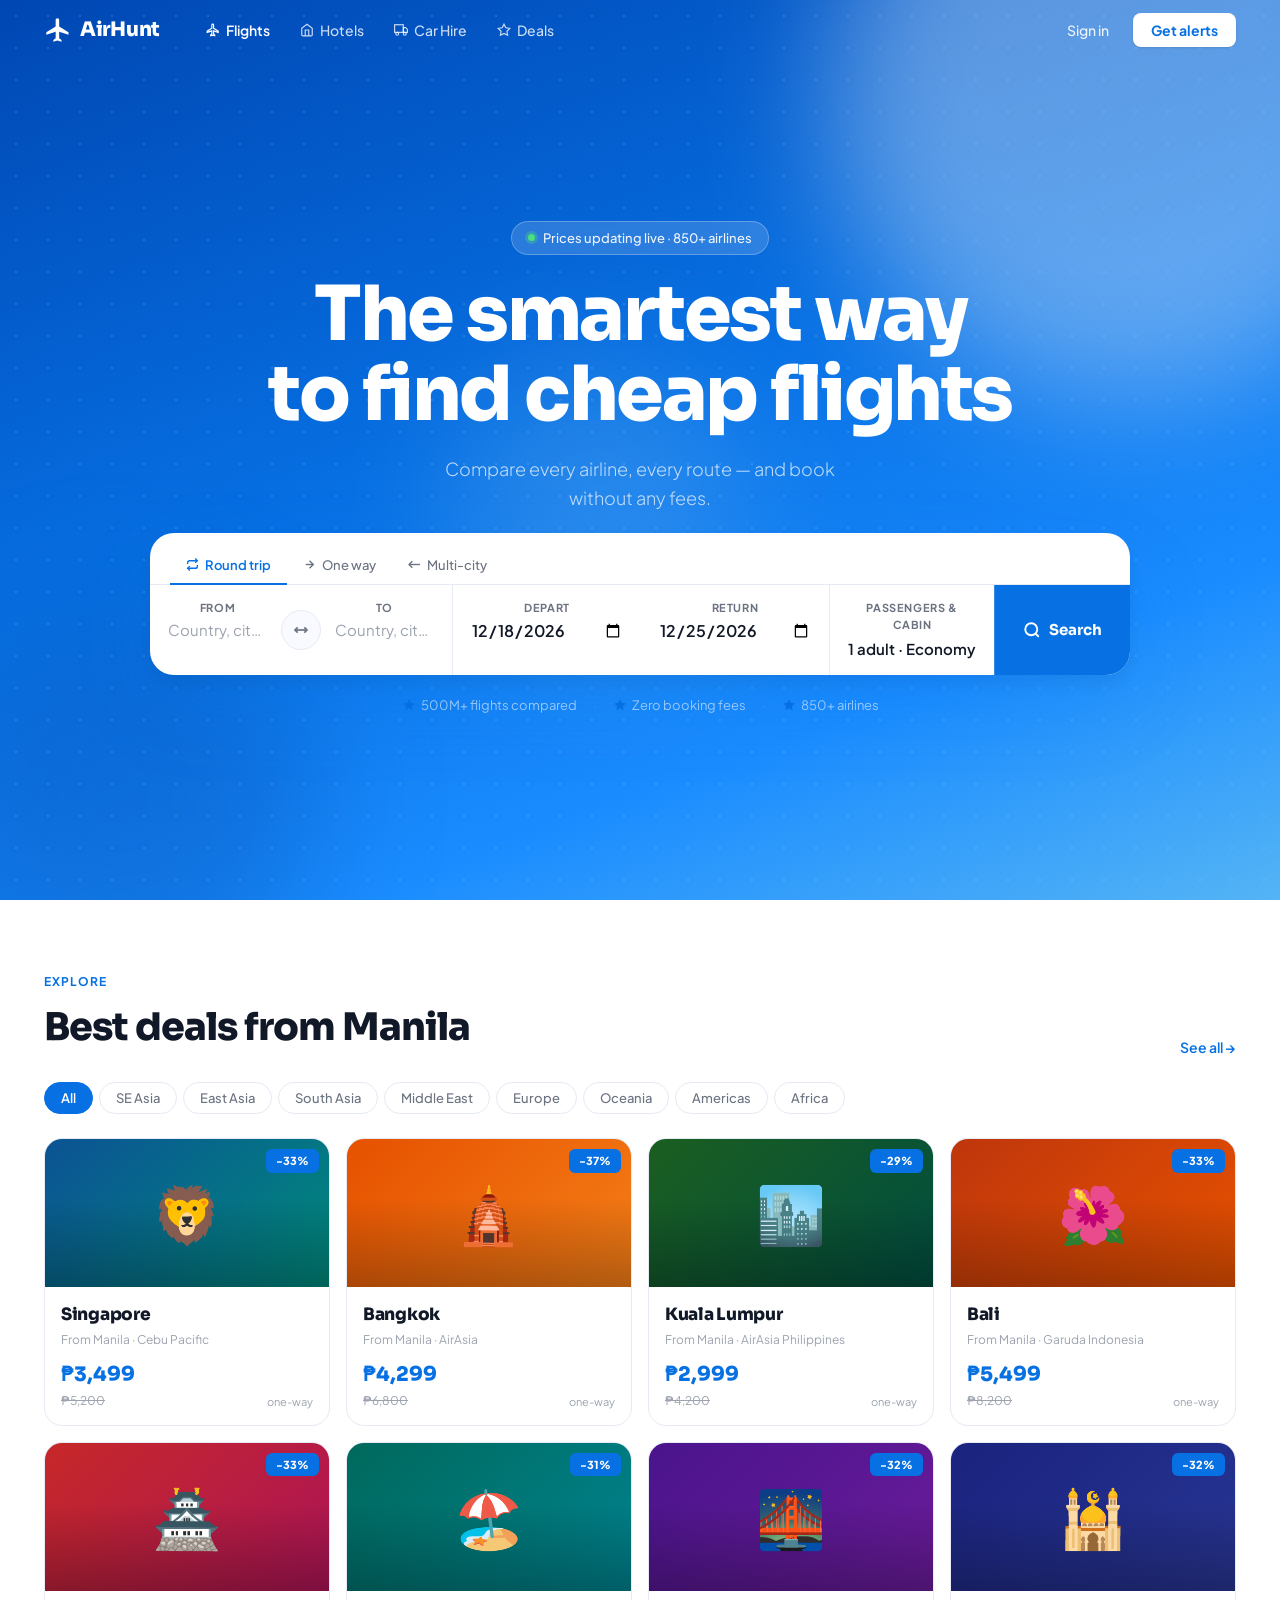
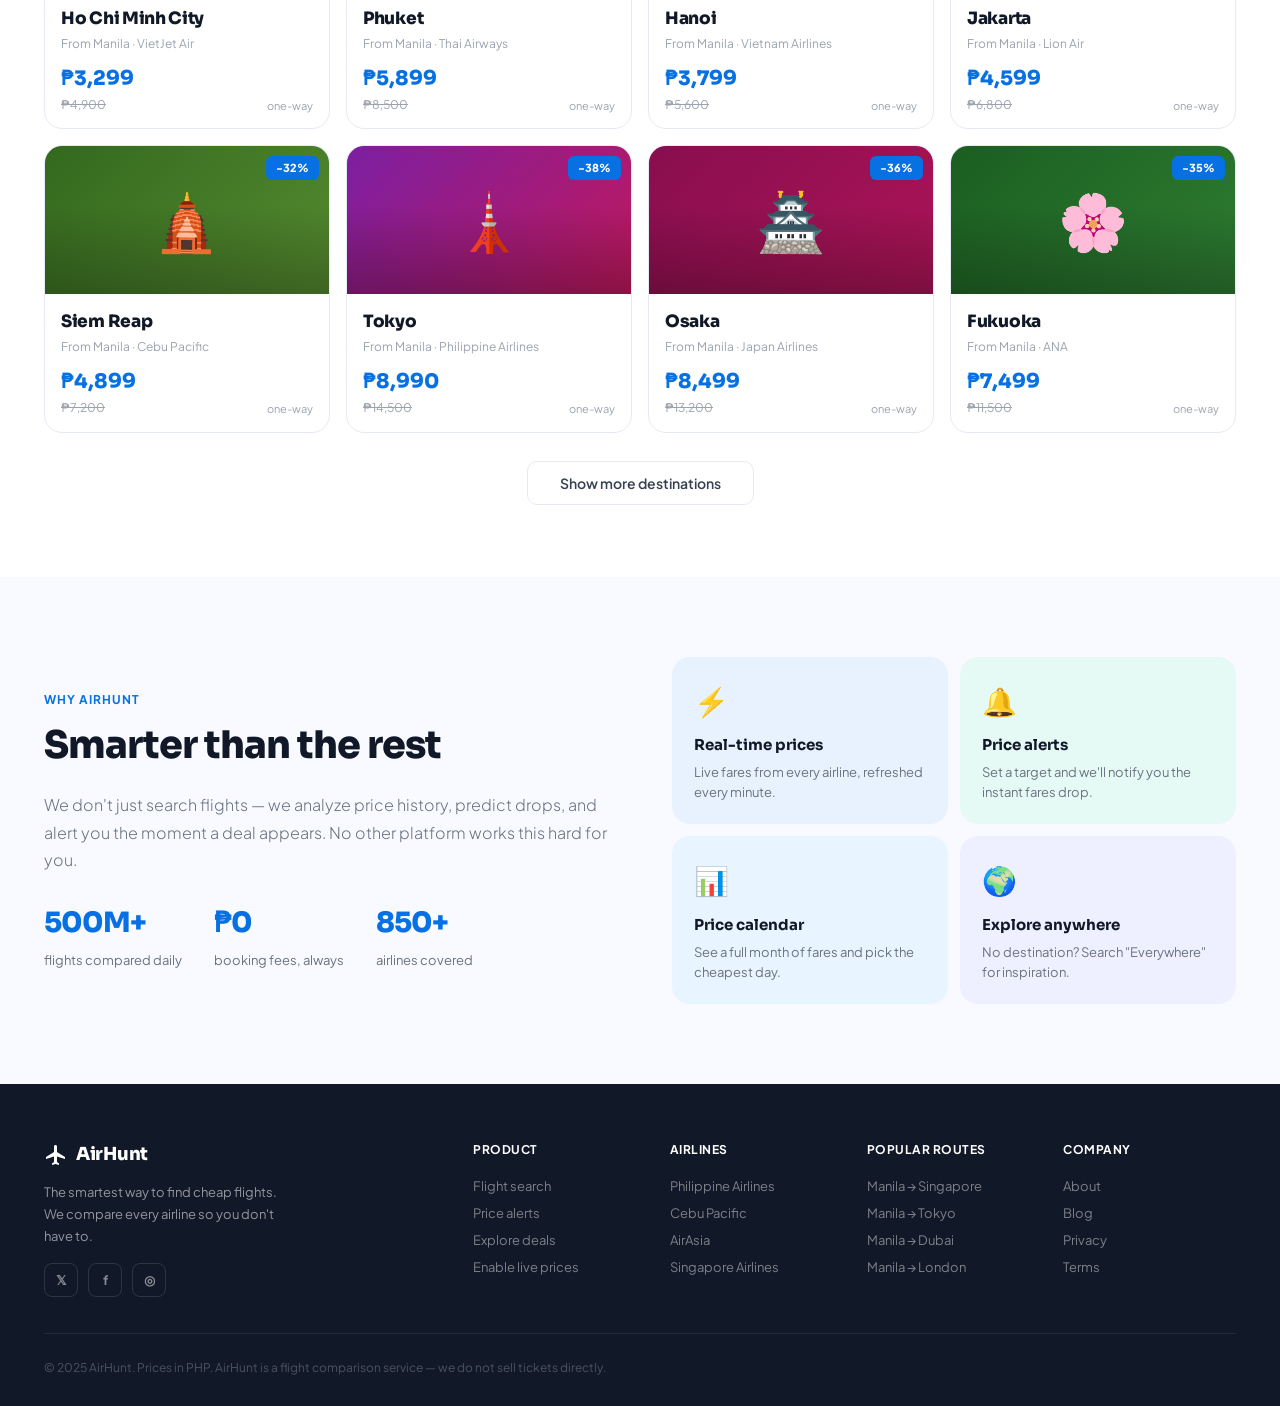
<file: index.html>
<!DOCTYPE html>
<html lang="en">
<head>
  <meta charset="UTF-8" />
  <meta name="viewport" content="width=device-width, initial-scale=1.0" />
  <title>AirHunt — Find Cheap Flights</title>
  <meta name="description" content="Find the cheapest flights across every airline. Compare prices, set alerts, book with no fees." />
  <link rel="icon" href="data:image/svg+xml,<svg xmlns='http://www.w3.org/2000/svg' viewBox='0 0 100 100'><text y='.9em' font-size='90'>✈</text></svg>" />
  <link href="https://fonts.googleapis.com/css2?family=Sora:wght@300;400;500;600;700;800&family=Plus+Jakarta+Sans:ital,wght@0,300;0,400;0,500;0,600;1,300&display=swap" rel="stylesheet" />
  <link rel="stylesheet" href="css/styles.css" />
</head>
<body>

<!-- ═══ NAV ═══════════════════════════════════════════════ -->
<nav class="nav" id="nav">
  <div class="nav-inner">
    <a href="index.html" class="logo">
      <svg class="logo-plane" width="28" height="28" viewBox="0 0 24 24" fill="currentColor"><path d="M21 16v-2l-8-5V3.5c0-.83-.67-1.5-1.5-1.5S10 2.67 10 3.5V9l-8 5v2l8-2.5V19l-2 1.5V22l3.5-1 3.5 1v-1.5L13 19v-5.5l8 2.5z"/></svg>
      AirHunt
    </a>
    <div class="nav-center">
      <a href="#" class="nav-pill active">
        <svg width="14" height="14" viewBox="0 0 24 24" fill="none" stroke="currentColor" stroke-width="2"><path d="M21 16v-2l-8-5V3.5c0-.83-.67-1.5-1.5-1.5S10 2.67 10 3.5V9l-8 5v2l8-2.5V19l-2 1.5V22l3.5-1 3.5 1v-1.5L13 19v-5.5l8 2.5z"/></svg>
        Flights
      </a>
      <a href="#" class="nav-pill">
        <svg width="14" height="14" viewBox="0 0 24 24" fill="none" stroke="currentColor" stroke-width="2"><path d="M3 9l9-7 9 7v11a2 2 0 0 1-2 2H5a2 2 0 0 1-2-2z"/><polyline points="9 22 9 12 15 12 15 22"/></svg>
        Hotels
      </a>
      <a href="#" class="nav-pill">
        <svg width="14" height="14" viewBox="0 0 24 24" fill="none" stroke="currentColor" stroke-width="2"><rect x="1" y="3" width="15" height="13"/><polygon points="16 8 20 8 23 11 23 16 16 16 16 8"/><circle cx="5.5" cy="18.5" r="2.5"/><circle cx="18.5" cy="18.5" r="2.5"/></svg>
        Car Hire
      </a>
      <a href="#" class="nav-pill">
        <svg width="14" height="14" viewBox="0 0 24 24" fill="none" stroke="currentColor" stroke-width="2"><polygon points="12 2 15.09 8.26 22 9.27 17 14.14 18.18 21.02 12 17.77 5.82 21.02 7 14.14 2 9.27 8.91 8.26 12 2"/></svg>
        Deals
      </a>
    </div>
    <div class="nav-right">
      <button class="nav-signin">Sign in</button>
      <button class="nav-cta">Get alerts</button>
    </div>
    <button class="hamburger" id="hamburger" aria-label="Open menu">
      <span></span><span></span><span></span>
    </button>
  </div>
</nav>

<!-- ═══ HERO ════════════════════════════════════════════════ -->
<section class="hero">
  <div class="hero-bg">
    <div class="hero-blob b1"></div>
    <div class="hero-blob b2"></div>
    <div class="hero-blob b3"></div>
    <div class="hero-dots"></div>
  </div>

  <div class="hero-content">
    <div class="hero-eyebrow">
      <span class="live-dot"></span>
      Prices updating live · 850+ airlines
    </div>
    <h1 class="hero-h1">
      The smartest way<br/>to find cheap flights
    </h1>
    <p class="hero-p">Compare every airline, every route — and book without any fees.</p>

    <!-- ── SEARCH WIDGET ── -->
    <div class="search-widget" id="searchCard">

      <div class="sw-tabs">
        <button class="sw-tab active" data-trip="roundtrip">
          <svg width="13" height="13" viewBox="0 0 24 24" fill="none" stroke="currentColor" stroke-width="2.5"><polyline points="17 1 21 5 17 9"/><path d="M3 11V9a4 4 0 0 1 4-4h14M7 23l-4-4 4-4"/><path d="M21 13v2a4 4 0 0 1-4 4H3"/></svg>
          Round trip
        </button>
        <button class="sw-tab" data-trip="oneway">
          <svg width="13" height="13" viewBox="0 0 24 24" fill="none" stroke="currentColor" stroke-width="2.5"><line x1="5" y1="12" x2="19" y2="12"/><polyline points="12 5 19 12 12 19"/></svg>
          One way
        </button>
        <button class="sw-tab" data-trip="multi">
          <svg width="13" height="13" viewBox="0 0 24 24" fill="none" stroke="currentColor" stroke-width="2.5"><polyline points="8 6 2 12 8 18"/><line x1="22" y1="12" x2="2" y2="12"/></svg>
          Multi-city
        </button>
      </div>

      <div class="sw-body">
        <!-- FROM / TO -->
        <div class="sw-field-wrap sw-locations">
          <div class="sw-field" id="fromField">
            <div class="sw-field-label">From</div>
            <input class="sw-input" type="text" id="fromInput" placeholder="Country, city or airport" autocomplete="off" spellcheck="false" />
            <div class="airport-dropdown" id="fromDropdown"></div>
          </div>
          <button class="sw-swap" id="swapBtn" title="Swap">
            <svg width="16" height="16" viewBox="0 0 24 24" fill="none" stroke="currentColor" stroke-width="2.5"><polyline points="7 16 3 12 7 8"/><polyline points="17 8 21 12 17 16"/><line x1="3" y1="12" x2="21" y2="12"/></svg>
          </button>
          <div class="sw-field" id="toField">
            <div class="sw-field-label">To</div>
            <input class="sw-input" type="text" id="toInput" placeholder="Country, city or airport" autocomplete="off" spellcheck="false" />
            <div class="airport-dropdown" id="toDropdown"></div>
          </div>
        </div>

        <!-- DEPART / RETURN -->
        <div class="sw-field-wrap sw-dates">
          <div class="sw-field">
            <div class="sw-field-label">Depart</div>
            <input class="sw-input" type="date" id="departDate" />
          </div>
          <div class="sw-field" id="returnDateField">
            <div class="sw-field-label">Return</div>
            <input class="sw-input" type="date" id="returnDate" />
          </div>
        </div>

        <!-- PASSENGERS -->
        <div class="sw-field-wrap sw-pax">
          <div class="sw-field sw-field-click" id="passengersField">
            <div class="sw-field-label">Passengers & cabin</div>
            <div class="sw-input sw-pax-val" id="paxDisplay">1 adult · Economy</div>
            <div class="pax-dropdown" id="paxDropdown">
              <div class="pax-row"><div class="pax-lbl"><strong>Adults</strong><span>12+ yrs</span></div><div class="pax-ctrl"><button class="pax-btn" data-type="adults" data-action="minus">−</button><span id="adultsCount">1</span><button class="pax-btn" data-type="adults" data-action="plus">+</button></div></div>
              <div class="pax-row"><div class="pax-lbl"><strong>Children</strong><span>2–11 yrs</span></div><div class="pax-ctrl"><button class="pax-btn" data-type="children" data-action="minus">−</button><span id="childrenCount">0</span><button class="pax-btn" data-type="children" data-action="plus">+</button></div></div>
              <div class="pax-row"><div class="pax-lbl"><strong>Infants</strong><span>Under 2</span></div><div class="pax-ctrl"><button class="pax-btn" data-type="infants" data-action="minus">−</button><span id="infantsCount">0</span><button class="pax-btn" data-type="infants" data-action="plus">+</button></div></div>
              <div class="pax-row pax-cabin"><div class="pax-lbl"><strong>Cabin class</strong></div><select id="cabinClass" class="cabin-sel"><option value="economy">Economy</option><option value="premium">Premium Economy</option><option value="business">Business</option><option value="first">First Class</option></select></div>
              <button class="pax-done" id="paxDone">Done</button>
            </div>
          </div>
        </div>

        <!-- SEARCH BTN -->
        <button class="sw-search-btn" id="searchBtn">
          <svg width="18" height="18" viewBox="0 0 24 24" fill="none" stroke="currentColor" stroke-width="2.5"><circle cx="11" cy="11" r="8"/><path d="m21 21-4.35-4.35"/></svg>
          Search
        </button>
      </div>
    </div>

    <div class="hero-trust">
      <div class="trust-item">
        <svg width="14" height="14" viewBox="0 0 24 24" fill="var(--sky)" stroke="none"><path d="M12 2l3.09 6.26L22 9.27l-5 4.87 1.18 6.88L12 17.77l-6.18 3.25L7 14.14 2 9.27l6.91-1.01L12 2z"/></svg>
        500M+ flights compared
      </div>
      <span class="trust-sep">·</span>
      <div class="trust-item">
        <svg width="14" height="14" viewBox="0 0 24 24" fill="var(--sky)" stroke="none"><path d="M12 2l3.09 6.26L22 9.27l-5 4.87 1.18 6.88L12 17.77l-6.18 3.25L7 14.14 2 9.27l6.91-1.01L12 2z"/></svg>
        Zero booking fees
      </div>
      <span class="trust-sep">·</span>
      <div class="trust-item">
        <svg width="14" height="14" viewBox="0 0 24 24" fill="var(--sky)" stroke="none"><path d="M12 2l3.09 6.26L22 9.27l-5 4.87 1.18 6.88L12 17.77l-6.18 3.25L7 14.14 2 9.27l6.91-1.01L12 2z"/></svg>
        850+ airlines
      </div>
    </div>
  </div>
</section>

<!-- ═══ PRICE CALENDAR ══════════════════════════════════════ -->
<section class="cal-section" id="priceCal" style="display:none">
  <div class="container">
    <div class="cal-header">
      <h3 class="cal-title">Cheapest days to fly</h3>
      <span class="cal-sub">Tap a date to update results</span>
    </div>
    <div class="cal-strip" id="calStrip"></div>
  </div>
</section>

<!-- ═══ RESULTS ═════════════════════════════════════════════ -->
<section class="results-section" id="resultsSection" style="display:none">
  <div class="container results-layout">

    <!-- SIDEBAR -->
    <aside class="sidebar" id="filtersSidebar">
      <div class="sidebar-header">
        <span class="sidebar-title">Filters</span>
        <button id="clearFilters" class="clear-btn">Clear all</button>
      </div>

      <div class="filter-block">
        <div class="filter-title">Stops</div>
        <label class="check-row"><input type="checkbox" value="0" class="stop-filter" checked /><span class="check-box"></span>Direct only</label>
        <label class="check-row"><input type="checkbox" value="1" class="stop-filter" checked /><span class="check-box"></span>1 stop</label>
        <label class="check-row"><input type="checkbox" value="2" class="stop-filter" checked /><span class="check-box"></span>2+ stops</label>
      </div>

      <div class="filter-block">
        <div class="filter-title">Price range</div>
        <div class="range-vals"><span id="priceMin">₱0</span><span id="priceMax">₱50,000</span></div>
        <input type="range" class="range-input" id="priceRange" min="0" max="50000" value="50000" step="500" />
      </div>

      <div class="filter-block">
        <div class="filter-title">Departure time</div>
        <div class="time-grid">
          <button class="time-chip active" data-time="00-06">🌙<br/><small>12am–6am</small></button>
          <button class="time-chip active" data-time="06-12">🌅<br/><small>6am–12pm</small></button>
          <button class="time-chip active" data-time="12-18">☀️<br/><small>12pm–6pm</small></button>
          <button class="time-chip active" data-time="18-24">🌆<br/><small>6pm–12am</small></button>
        </div>
      </div>

      <div class="filter-block">
        <div class="filter-title">Airlines</div>
        <div id="airlineFilters"></div>
      </div>

      <div class="filter-block">
        <div class="filter-title">Max duration</div>
        <div class="range-vals"><span>Any</span><span id="durationMax">24h</span></div>
        <input type="range" class="range-input" id="durationRange" min="1" max="24" value="24" />
      </div>
    </aside>

    <!-- MAIN -->
    <main class="results-main">
      <div class="results-bar">
        <div class="results-info">
          <span class="results-count" id="resultsCount">–</span>
          <span class="results-route" id="resultsRoute"></span>
        </div>
        <div class="sort-row">
          <span class="sort-label">Sort:</span>
          <button class="sort-btn active" data-sort="price">Cheapest</button>
          <button class="sort-btn" data-sort="duration">Fastest</button>
          <button class="sort-btn" data-sort="best">Best</button>
        </div>
      </div>

      <div class="alert-strip" id="alertStrip">
        <svg width="16" height="16" viewBox="0 0 24 24" fill="none" stroke="currentColor" stroke-width="2"><path d="M18 8A6 6 0 0 0 6 8c0 7-3 9-3 9h18s-3-2-3-9M13.73 21a2 2 0 0 1-3.46 0"/></svg>
        Get notified when fares drop for this route
        <button class="alert-strip-btn" id="setAlertBtn">Set alert</button>
      </div>

      <div class="results-list" id="resultsList"></div>
      <div id="loadMoreWrap" style="display:none;text-align:center;padding:24px 0">
        <button class="load-more" id="loadMoreBtn">Show more flights</button>
      </div>
    </main>
  </div>
</section>

<!-- ═══ EXPLORE ══════════════════════════════════════════════ -->
<section class="explore-section" id="exploreSection">
  <div class="container">
    <div class="explore-header">
      <div>
        <div class="section-eyebrow">Explore</div>
        <h2 class="section-h2">Best deals from Manila</h2>
      </div>
      <a href="#" class="see-all-link">See all →</a>
    </div>

    <div class="region-tabs" id="regionTabs">
      <button class="rtab active" data-region="all">All</button>
      <button class="rtab" data-region="Southeast Asia">SE Asia</button>
      <button class="rtab" data-region="East Asia">East Asia</button>
      <button class="rtab" data-region="South Asia">South Asia</button>
      <button class="rtab" data-region="Middle East">Middle East</button>
      <button class="rtab" data-region="Europe">Europe</button>
      <button class="rtab" data-region="Oceania">Oceania</button>
      <button class="rtab" data-region="North America">Americas</button>
      <button class="rtab" data-region="Africa">Africa</button>
    </div>

    <div class="deals-grid" id="dealsGrid"></div>
    <div id="dealsLoadMore" style="text-align:center;margin-top:28px">
      <button class="load-more" id="dealsMoreBtn">Show more destinations</button>
    </div>
  </div>
</section>

<!-- ═══ WHY AIRHUNT ══════════════════════════════════════════ -->
<section class="why-section">
  <div class="container">
    <div class="why-grid">
      <div class="why-text">
        <div class="section-eyebrow">Why AirHunt</div>
        <h2 class="section-h2">Smarter than the rest</h2>
        <p class="why-p">We don't just search flights — we analyze price history, predict drops, and alert you the moment a deal appears. No other platform works this hard for you.</p>
        <div class="why-stats">
          <div class="why-stat"><strong>500M+</strong><span>flights compared daily</span></div>
          <div class="why-stat"><strong>₱0</strong><span>booking fees, always</span></div>
          <div class="why-stat"><strong>850+</strong><span>airlines covered</span></div>
        </div>
      </div>
      <div class="why-cards">
        <div class="why-card wc-blue">
          <div class="wc-icon">⚡</div>
          <h3>Real-time prices</h3>
          <p>Live fares from every airline, refreshed every minute.</p>
        </div>
        <div class="why-card wc-teal">
          <div class="wc-icon">🔔</div>
          <h3>Price alerts</h3>
          <p>Set a target and we'll notify you the instant fares drop.</p>
        </div>
        <div class="why-card wc-sky">
          <div class="wc-icon">📊</div>
          <h3>Price calendar</h3>
          <p>See a full month of fares and pick the cheapest day.</p>
        </div>
        <div class="why-card wc-indigo">
          <div class="wc-icon">🌍</div>
          <h3>Explore anywhere</h3>
          <p>No destination? Search "Everywhere" for inspiration.</p>
        </div>
      </div>
    </div>
  </div>
</section>

<!-- ═══ FOOTER ════════════════════════════════════════════════ -->
<footer class="footer">
  <div class="container">
    <div class="footer-top">
      <div class="footer-brand">
        <a href="index.html" class="logo logo-light">
          <svg class="logo-plane" width="24" height="24" viewBox="0 0 24 24" fill="currentColor"><path d="M21 16v-2l-8-5V3.5c0-.83-.67-1.5-1.5-1.5S10 2.67 10 3.5V9l-8 5v2l8-2.5V19l-2 1.5V22l3.5-1 3.5 1v-1.5L13 19v-5.5l8 2.5z"/></svg>
          AirHunt
        </a>
        <p>The smartest way to find cheap flights. We compare every airline so you don't have to.</p>
        <div class="footer-social">
          <a href="#" aria-label="Twitter">𝕏</a>
          <a href="#" aria-label="Facebook">f</a>
          <a href="#" aria-label="Instagram">◎</a>
        </div>
      </div>
      <div class="footer-cols">
        <div class="footer-col"><h4>Product</h4><a href="#">Flight search</a><a href="#">Price alerts</a><a href="#">Explore deals</a><a href="setup.html">Enable live prices</a></div>
        <div class="footer-col"><h4>Airlines</h4><a href="#">Philippine Airlines</a><a href="#">Cebu Pacific</a><a href="#">AirAsia</a><a href="#">Singapore Airlines</a></div>
        <div class="footer-col"><h4>Popular routes</h4><a href="#">Manila → Singapore</a><a href="#">Manila → Tokyo</a><a href="#">Manila → Dubai</a><a href="#">Manila → London</a></div>
        <div class="footer-col"><h4>Company</h4><a href="#">About</a><a href="#">Blog</a><a href="#">Privacy</a><a href="#">Terms</a></div>
      </div>
    </div>
    <div class="footer-bottom">
      <p>© 2025 AirHunt. Prices in PHP. AirHunt is a flight comparison service — we do not sell tickets directly.</p>
    </div>
  </div>
</footer>

<!-- ═══ MODALS ════════════════════════════════════════════════ -->
<div class="modal-overlay" id="modalOverlay">
  <div class="modal" id="flightModal">
    <button class="modal-close" id="modalClose">
      <svg width="16" height="16" viewBox="0 0 24 24" fill="none" stroke="currentColor" stroke-width="2.5"><line x1="18" y1="6" x2="6" y2="18"/><line x1="6" y1="6" x2="18" y2="18"/></svg>
    </button>
    <div class="modal-content" id="modalContent"></div>
  </div>
</div>

<div class="modal-overlay" id="alertOverlay">
  <div class="modal modal-sm" id="alertModal">
    <button class="modal-close" id="alertClose">
      <svg width="16" height="16" viewBox="0 0 24 24" fill="none" stroke="currentColor" stroke-width="2.5"><line x1="18" y1="6" x2="6" y2="18"/><line x1="6" y1="6" x2="18" y2="18"/></svg>
    </button>
    <div class="modal-icon">🔔</div>
    <h3>Set a price alert</h3>
    <p>We'll notify you when fares drop for <span id="alertRoute">this route</span>.</p>
    <div class="alert-form">
      <input type="email" id="alertEmail" placeholder="your@email.com" class="alert-input" />
      <input type="number" id="alertTarget" placeholder="Target price (₱ optional)" class="alert-input" />
      <button class="alert-submit" id="saveAlert">Notify me</button>
    </div>
  </div>
</div>

<!-- MOBILE NAV -->
<div class="mobile-nav" id="mobileNav">
  <div class="mobile-nav-backdrop" id="mobileNavBackdrop"></div>
  <div class="mobile-nav-drawer">
    <div class="mnav-header">
      <a href="index.html" class="logo" style="color:var(--ink)">
        <svg class="logo-plane" width="22" height="22" viewBox="0 0 24 24" fill="currentColor"><path d="M21 16v-2l-8-5V3.5c0-.83-.67-1.5-1.5-1.5S10 2.67 10 3.5V9l-8 5v2l8-2.5V19l-2 1.5V22l3.5-1 3.5 1v-1.5L13 19v-5.5l8 2.5z"/></svg>
        AirHunt
      </a>
      <button class="mnav-close" id="mobileNavClose">
        <svg width="18" height="18" viewBox="0 0 24 24" fill="none" stroke="currentColor" stroke-width="2.5"><line x1="18" y1="6" x2="6" y2="18"/><line x1="6" y1="6" x2="18" y2="18"/></svg>
      </button>
    </div>
    <a href="#" class="mnav-link">✈ Flights</a>
    <a href="#" class="mnav-link">🏨 Hotels</a>
    <a href="#" class="mnav-link">🚗 Car Hire</a>
    <a href="#" class="mnav-link">⭐ Deals</a>
    <div class="mnav-footer">
      <button class="mnav-signin">Sign in</button>
      <button class="nav-cta" style="width:100%">Get price alerts</button>
    </div>
  </div>
</div>

<script src="js/data.js"></script>
<script src="js/app.js"></script>
</body>
</html>
</file>
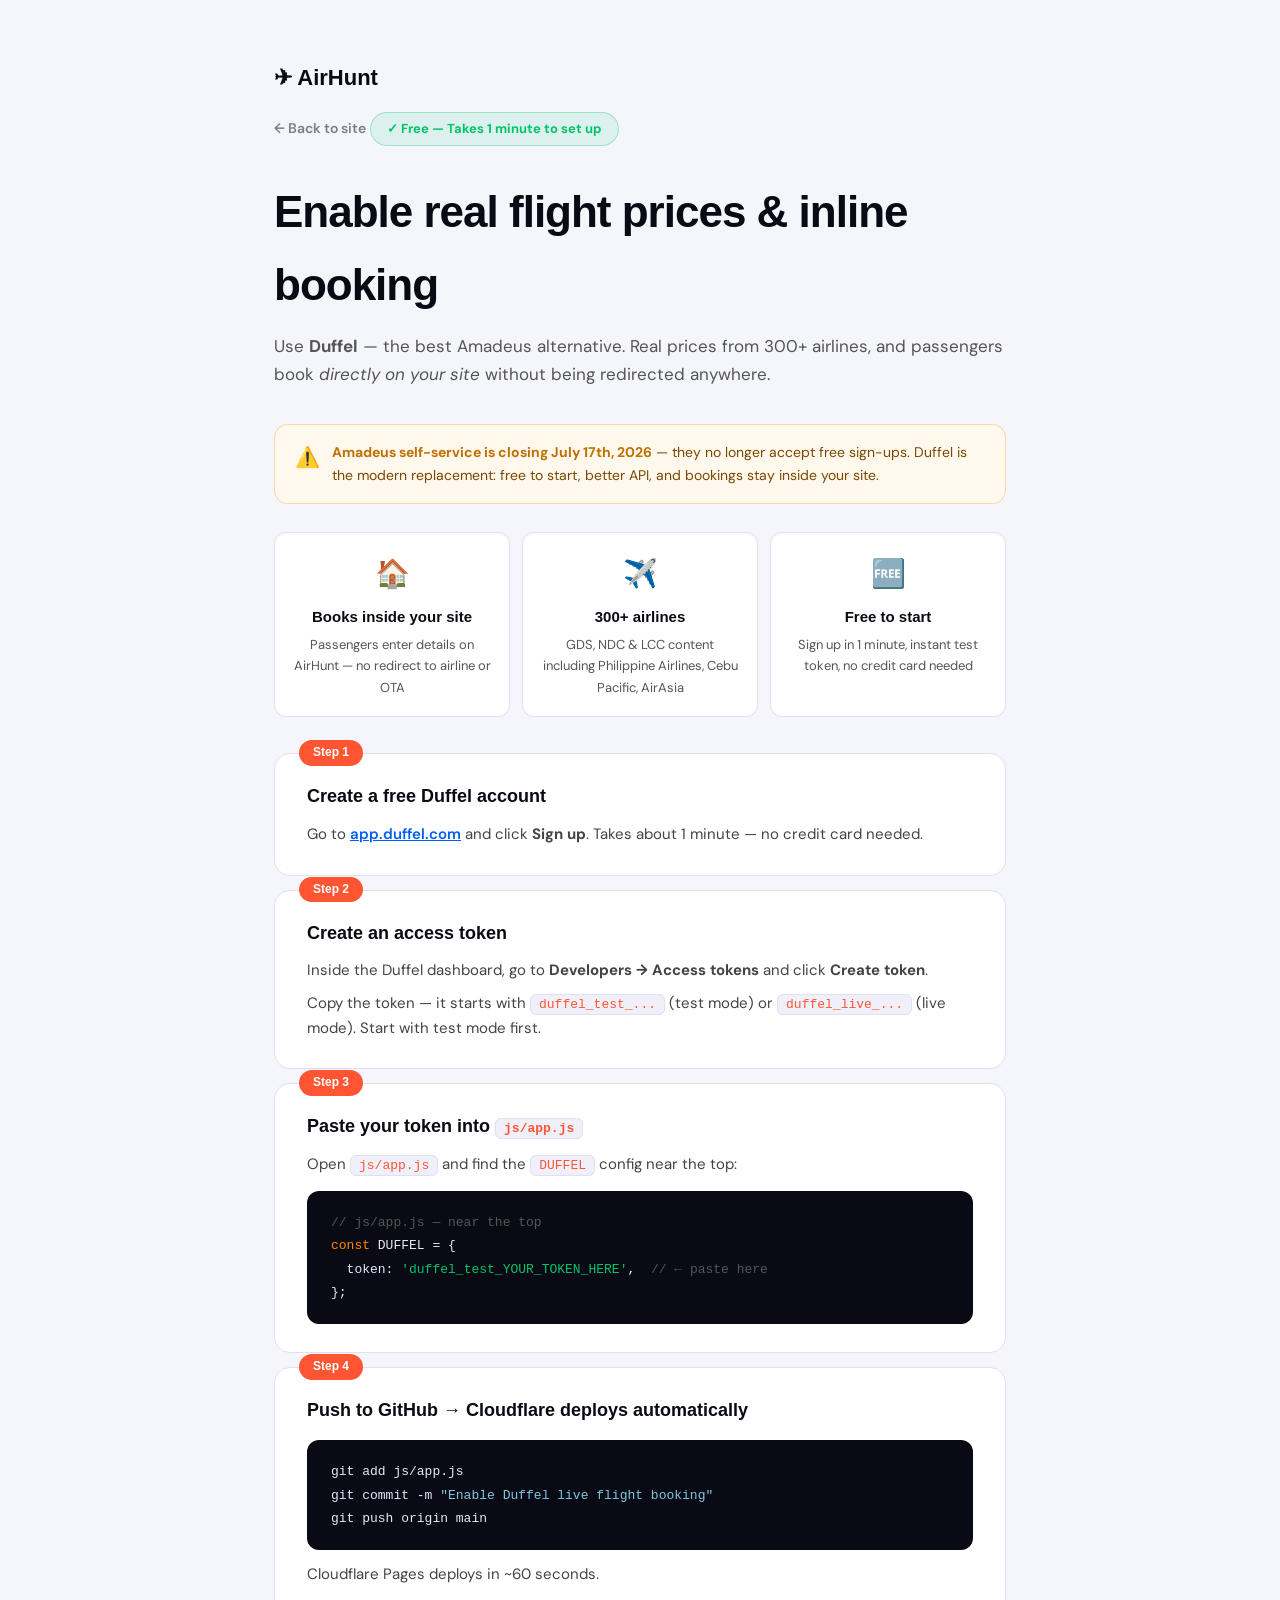
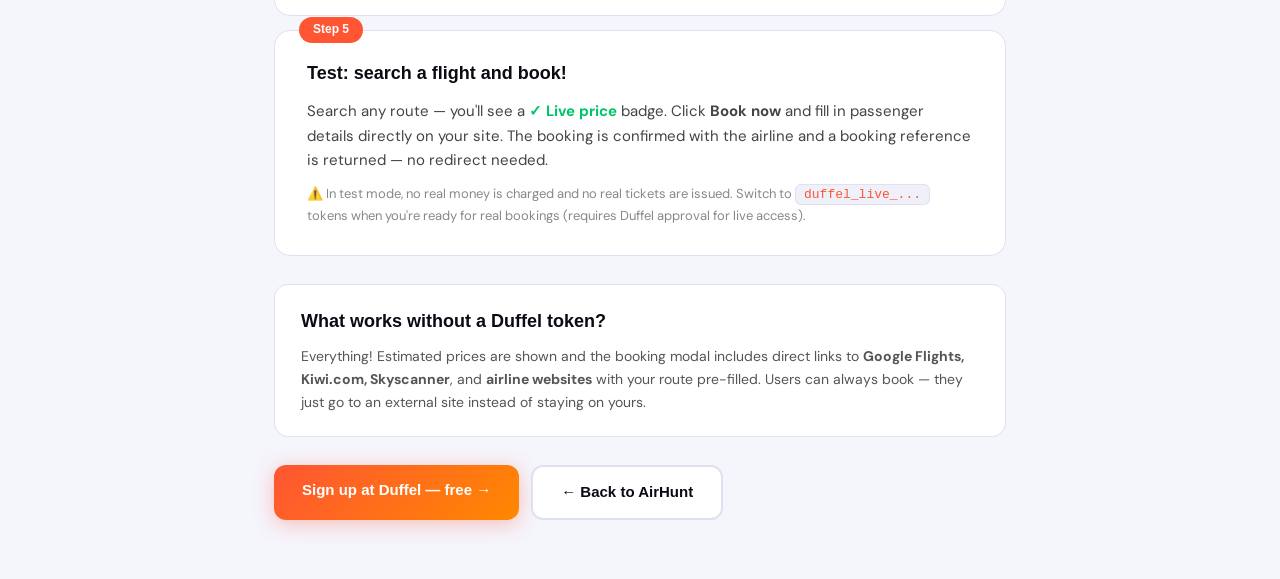
<file: setup.html>
<!DOCTYPE html>
<html lang="en">
<head>
  <meta charset="UTF-8"/><meta name="viewport" content="width=device-width, initial-scale=1.0"/>
  <title>AirHunt — Enable Live Flight Prices</title>
  <link href="https://fonts.googleapis.com/css2?family=Cabinet+Grotesk:wght@400;700;900&family=DM+Sans:wght@300;400;500&display=swap" rel="stylesheet"/>
  <style>
    :root{--ink:#0a0a14;--accent:#ff5533;--green:#00c46a;--surface:#f5f5fc;--border:#e0e0f0;--blue:#005ef5;--orange:#ff8800;}
    *{box-sizing:border-box;margin:0;padding:0;}
    body{font-family:'DM Sans',sans-serif;background:var(--surface);color:var(--ink);line-height:1.65;}
    .wrap{max-width:780px;margin:0 auto;padding:60px 24px;}
    .logo{font-family:'Cabinet Grotesk',sans-serif;font-weight:900;font-size:22px;color:var(--ink);text-decoration:none;display:inline-flex;align-items:center;gap:8px;margin-bottom:16px;}
    .back{display:inline-flex;align-items:center;gap:6px;color:var(--ink);font-size:14px;font-weight:600;text-decoration:none;margin-bottom:36px;opacity:0.5;}
    .back:hover{opacity:1;}
    h1{font-family:'Cabinet Grotesk',sans-serif;font-size:clamp(28px,5vw,44px);font-weight:900;letter-spacing:-1px;margin-bottom:10px;}
    .subtitle{font-size:17px;color:#555;margin-bottom:36px;}
    .hero-badge{display:inline-flex;align-items:center;gap:6px;background:rgba(0,196,106,0.1);color:var(--green);border:1px solid rgba(0,196,106,0.3);border-radius:100px;padding:5px 16px;font-size:13px;font-weight:700;margin-bottom:14px;}
    .warn{background:#fff8ed;border:1.5px solid rgba(255,136,0,0.3);border-radius:14px;padding:16px 20px;margin-bottom:28px;font-size:14px;color:#7a4800;display:flex;gap:12px;}
    .warn strong{color:#c07000;}
    .feature-row{display:grid;grid-template-columns:repeat(3,1fr);gap:12px;margin-bottom:36px;}
    .feature-box{background:#fff;border-radius:12px;border:1.5px solid var(--border);padding:18px;text-align:center;}
    .feature-box .icon{font-size:28px;margin-bottom:8px;}
    .feature-box strong{display:block;font-family:'Cabinet Grotesk',sans-serif;font-weight:800;font-size:15px;margin-bottom:4px;}
    .feature-box p{font-size:13px;color:#555;}
    .step{background:#fff;border-radius:16px;border:1.5px solid var(--border);padding:28px 32px;margin-bottom:14px;position:relative;}
    .step-num{position:absolute;top:-14px;left:24px;background:var(--accent);color:#fff;font-family:'Cabinet Grotesk',sans-serif;font-weight:900;font-size:12px;padding:3px 14px;border-radius:100px;}
    .step h3{font-family:'Cabinet Grotesk',sans-serif;font-weight:800;font-size:18px;margin-bottom:10px;}
    .step p{font-size:15px;color:#444;margin-bottom:8px;}
    .step p:last-child{margin-bottom:0;}
    .step a{color:var(--blue);font-weight:600;}
    code{background:#f0f0fa;border:1px solid var(--border);border-radius:6px;padding:2px 8px;font-family:'SF Mono',monospace;font-size:13px;color:var(--accent);}
    pre{background:#0a0a14;color:#e8e8f8;border-radius:12px;padding:20px 24px;overflow-x:auto;font-size:13px;line-height:1.8;margin-top:14px;}
    .cm{color:#555;}.kw{color:#ff8800;}.vl{color:#00c46a;}.st{color:#7ec8e3;}
    .cta{display:inline-block;padding:13px 28px;background:linear-gradient(135deg,#ff5533,#ff8800);color:#fff;border-radius:12px;font-family:'Cabinet Grotesk',sans-serif;font-weight:700;font-size:15px;text-decoration:none;box-shadow:0 4px 20px rgba(255,85,51,0.35);}
    .cta-sec{display:inline-block;padding:13px 28px;background:#fff;border:2px solid var(--border);color:var(--ink);border-radius:12px;font-family:'Cabinet Grotesk',sans-serif;font-weight:700;font-size:15px;text-decoration:none;}
    .actions{margin-top:28px;display:flex;gap:12px;flex-wrap:wrap;}
    .info{background:#fff;border-radius:14px;border:1.5px solid var(--border);padding:22px 26px;margin-top:28px;}
    .info h3{font-family:'Cabinet Grotesk',sans-serif;font-weight:800;font-size:18px;margin-bottom:8px;}
    .info p{color:#555;font-size:14px;}
  </style>
</head>
<body>
<div class="wrap">
  <a href="index.html" class="logo">✈ AirHunt</a><br/>
  <a href="index.html" class="back">← Back to site</a>

  <div class="hero-badge">✓ Free — Takes 1 minute to set up</div>
  <h1>Enable real flight prices &amp; inline booking</h1>
  <p class="subtitle">Use <strong>Duffel</strong> — the best Amadeus alternative. Real prices from 300+ airlines, and passengers book <em>directly on your site</em> without being redirected anywhere.</p>

  <div class="warn">
    <span style="font-size:20px;flex-shrink:0">⚠️</span>
    <p><strong>Amadeus self-service is closing July 17th, 2026</strong> — they no longer accept free sign-ups. Duffel is the modern replacement: free to start, better API, and bookings stay inside your site.</p>
  </div>

  <div class="feature-row">
    <div class="feature-box"><div class="icon">🏠</div><strong>Books inside your site</strong><p>Passengers enter details on AirHunt — no redirect to airline or OTA</p></div>
    <div class="feature-box"><div class="icon">✈️</div><strong>300+ airlines</strong><p>GDS, NDC &amp; LCC content including Philippine Airlines, Cebu Pacific, AirAsia</p></div>
    <div class="feature-box"><div class="icon">🆓</div><strong>Free to start</strong><p>Sign up in 1 minute, instant test token, no credit card needed</p></div>
  </div>

  <div class="step">
    <div class="step-num">Step 1</div>
    <h3>Create a free Duffel account</h3>
    <p>Go to <a href="https://app.duffel.com" target="_blank" rel="noopener">app.duffel.com</a> and click <strong>Sign up</strong>. Takes about 1 minute — no credit card needed.</p>
  </div>

  <div class="step">
    <div class="step-num">Step 2</div>
    <h3>Create an access token</h3>
    <p>Inside the Duffel dashboard, go to <strong>Developers → Access tokens</strong> and click <strong>Create token</strong>.</p>
    <p>Copy the token — it starts with <code>duffel_test_...</code> (test mode) or <code>duffel_live_...</code> (live mode). Start with test mode first.</p>
  </div>

  <div class="step">
    <div class="step-num">Step 3</div>
    <h3>Paste your token into <code>js/app.js</code></h3>
    <p>Open <code>js/app.js</code> and find the <code>DUFFEL</code> config near the top:</p>
    <pre><span class="cm">// js/app.js — near the top</span>
<span class="kw">const</span> DUFFEL = {
  token: <span class="vl">'duffel_test_YOUR_TOKEN_HERE'</span>,  <span class="cm">// ← paste here</span>
};</pre>
  </div>

  <div class="step">
    <div class="step-num">Step 4</div>
    <h3>Push to GitHub → Cloudflare deploys automatically</h3>
    <pre>git add js/app.js
git commit -m <span class="st">"Enable Duffel live flight booking"</span>
git push origin main</pre>
    <p style="margin-top:12px">Cloudflare Pages deploys in ~60 seconds.</p>
  </div>

  <div class="step">
    <div class="step-num">Step 5</div>
    <h3>Test: search a flight and book!</h3>
    <p>Search any route — you'll see a <strong style="color:var(--green)">✓ Live price</strong> badge. Click <strong>Book now</strong> and fill in passenger details directly on your site. The booking is confirmed with the airline and a booking reference is returned — no redirect needed.</p>
    <p style="margin-top:10px;font-size:13px;color:#888;">⚠️ In test mode, no real money is charged and no real tickets are issued. Switch to <code>duffel_live_...</code> tokens when you're ready for real bookings (requires Duffel approval for live access).</p>
  </div>

  <div class="info">
    <h3>What works without a Duffel token?</h3>
    <p>Everything! Estimated prices are shown and the booking modal includes direct links to <strong>Google Flights, Kiwi.com, Skyscanner</strong>, and <strong>airline websites</strong> with your route pre-filled. Users can always book — they just go to an external site instead of staying on yours.</p>
  </div>

  <div class="actions">
    <a href="https://app.duffel.com" target="_blank" rel="noopener" class="cta">Sign up at Duffel — free →</a>
    <a href="index.html" class="cta-sec">← Back to AirHunt</a>
  </div>
</div>
</body>
</html>
</file>
<file: css/styles.css>
/* ═══════════════════════════════════════════════════════════
   AirHunt — Skyscanner-inspired, better
   Font: Sora + Plus Jakarta Sans
   Theme: Clean white/sky-blue — sharp, modern, premium
   ═══════════════════════════════════════════════════════════ */

:root {
  /* Brand colours */
  --sky:        #0770e3;
  --sky-light:  #e8f2ff;
  --sky-mid:    #b2d0f8;
  --sky-dark:   #044fa8;
  --ink:        #111827;
  --ink-2:      #374151;
  --ink-3:      #6b7280;
  --ink-4:      #9ca3af;
  --surface:    #ffffff;
  --surface-2:  #f8faff;
  --surface-3:  #f0f4ff;
  --border:     #e5eaf5;
  --border-2:   #d0d9f0;
  --green:      #05a660;
  --green-bg:   #e8f8f0;
  --orange:     #f97316;
  --orange-bg:  #fff7ed;
  --red:        #ef4444;

  /* Spacing & shape */
  --nav-h:   60px;
  --r-sm:    8px;
  --r-md:    12px;
  --r-lg:    18px;
  --r-xl:    24px;

  /* Shadows */
  --sh-sm:  0 1px 3px rgba(0,0,0,0.08), 0 1px 2px rgba(0,0,0,0.05);
  --sh-md:  0 4px 16px rgba(0,0,0,0.08), 0 2px 4px rgba(0,0,0,0.04);
  --sh-lg:  0 20px 48px rgba(0,0,0,0.10), 0 4px 12px rgba(0,0,0,0.06);
  --sh-xl:  0 32px 80px rgba(7,112,227,0.15), 0 8px 20px rgba(0,0,0,0.08);

  /* Typography */
  --font-display: 'Sora', sans-serif;
  --font-body:    'Plus Jakarta Sans', sans-serif;
}

/* ── RESET & BASE ─────────────────────────────────────────── */
*, *::before, *::after { box-sizing: border-box; margin: 0; padding: 0; }
html { scroll-behavior: smooth; font-size: 16px; }
body { font-family: var(--font-body); color: var(--ink); background: var(--surface); line-height: 1.6; -webkit-font-smoothing: antialiased; overflow-x: hidden; }
a { text-decoration: none; color: inherit; }
button { cursor: pointer; border: none; background: none; font-family: inherit; }
input, select { font-family: inherit; }
img { display: block; max-width: 100%; }

.container { max-width: 1240px; margin: 0 auto; padding: 0 24px; }

/* ── NAV ──────────────────────────────────────────────────── */
.nav {
  position: fixed; top: 0; left: 0; right: 0; z-index: 100;
  height: var(--nav-h);
  background: transparent;
  transition: background 0.3s, box-shadow 0.3s;
}
.nav.scrolled {
  background: rgba(255,255,255,0.97);
  backdrop-filter: blur(16px);
  box-shadow: 0 1px 0 var(--border);
}
.nav-inner {
  max-width: 1240px; margin: 0 auto; padding: 0 24px;
  height: 100%; display: flex; align-items: center; gap: 24px;
}
.logo {
  display: flex; align-items: center; gap: 8px;
  font-family: var(--font-display); font-weight: 800; font-size: 20px;
  color: #fff; letter-spacing: -0.3px; flex-shrink: 0;
}
.logo.logo-light { color: var(--ink); }
.nav.scrolled .logo { color: var(--ink); }
.logo-plane { transition: transform 0.3s; }
.logo:hover .logo-plane { transform: translateX(3px) rotate(-5deg); }

.nav-center { display: flex; align-items: center; gap: 2px; margin-left: 8px; }
.nav-pill {
  display: flex; align-items: center; gap: 6px;
  padding: 7px 14px; border-radius: 8px;
  font-size: 14px; font-weight: 500;
  color: rgba(255,255,255,0.8);
  transition: all 0.2s;
}
.nav.scrolled .nav-pill { color: var(--ink-3); }
.nav-pill:hover { background: rgba(255,255,255,0.12); color: #fff; }
.nav.scrolled .nav-pill:hover { background: var(--surface-3); color: var(--ink); }
.nav-pill.active { color: #fff; font-weight: 600; }
.nav.scrolled .nav-pill.active { color: var(--sky); }

.nav-right { display: flex; align-items: center; gap: 8px; margin-left: auto; }
.nav-signin {
  padding: 8px 16px; border-radius: 8px; font-size: 14px; font-weight: 500;
  color: rgba(255,255,255,0.9); transition: all 0.2s;
}
.nav.scrolled .nav-signin { color: var(--ink-2); }
.nav-signin:hover { background: rgba(255,255,255,0.12); }
.nav.scrolled .nav-signin:hover { background: var(--surface-3); }
.nav-cta {
  padding: 8px 18px; border-radius: 8px;
  background: #fff; color: var(--sky);
  font-size: 14px; font-weight: 700;
  transition: all 0.2s; box-shadow: var(--sh-sm);
}
.nav.scrolled .nav-cta { background: var(--sky); color: #fff; }
.nav-cta:hover { transform: translateY(-1px); box-shadow: var(--sh-md); }

.hamburger { display: none; flex-direction: column; gap: 5px; margin-left: auto; padding: 4px; }
.hamburger span { display: block; width: 22px; height: 2px; background: #fff; border-radius: 2px; transition: all 0.3s; }
.nav.scrolled .hamburger span { background: var(--ink); }

/* ── HERO ─────────────────────────────────────────────────── */
.hero {
  min-height: 100svh;
  background: linear-gradient(160deg, #0047b3 0%, #0770e3 45%, #1a8cff 75%, #54b4f5 100%);
  display: flex; align-items: center; justify-content: center;
  position: relative; overflow: hidden;
  padding: calc(var(--nav-h) + 48px) 24px 72px;
}
.hero-bg { position: absolute; inset: 0; pointer-events: none; overflow: hidden; }
.hero-blob {
  position: absolute; border-radius: 50%;
  filter: blur(64px); opacity: 0.35;
  animation: blobFloat 10s ease-in-out infinite;
}
.b1 { width: 600px; height: 600px; background: #fff; top: -200px; right: -150px; animation-delay: 0s; }
.b2 { width: 400px; height: 400px; background: #054fb0; bottom: -100px; left: -80px; animation-delay: -4s; }
.b3 { width: 300px; height: 300px; background: #90cdf4; top: 40%; left: 35%; animation-delay: -8s; opacity: 0.2; }
@keyframes blobFloat {
  0%,100% { transform: translate(0,0) scale(1); }
  33%      { transform: translate(16px,-24px) scale(1.04); }
  66%      { transform: translate(-12px,12px) scale(0.97); }
}
.hero-dots {
  position: absolute; inset: 0;
  background-image: radial-gradient(rgba(255,255,255,0.12) 1px, transparent 1px);
  background-size: 32px 32px;
}

.hero-content {
  position: relative; z-index: 2;
  display: flex; flex-direction: column; align-items: center; text-align: center;
  gap: 20px; width: 100%; max-width: 980px;
}

.hero-eyebrow {
  display: inline-flex; align-items: center; gap: 8px;
  background: rgba(255,255,255,0.15); border: 1px solid rgba(255,255,255,0.25);
  backdrop-filter: blur(8px);
  color: rgba(255,255,255,0.92); padding: 6px 16px; border-radius: 100px;
  font-size: 13px; font-weight: 500;
}
.live-dot {
  width: 7px; height: 7px; border-radius: 50%; background: #4ade80;
  box-shadow: 0 0 0 3px rgba(74,222,128,0.3);
  animation: livePulse 2s ease-in-out infinite;
}
@keyframes livePulse { 0%,100% { opacity:1; transform:scale(1); } 50% { opacity:0.6; transform:scale(0.75); } }

.hero-h1 {
  font-family: var(--font-display);
  font-size: clamp(36px, 6.5vw, 76px);
  font-weight: 800; letter-spacing: -2.5px; line-height: 1.05;
  color: #fff;
}
.hero-p {
  font-size: clamp(15px,2vw,18px); color: rgba(255,255,255,0.72);
  font-weight: 300; max-width: 420px;
}

/* ── SEARCH WIDGET ────────────────────────────────────────── */
.search-widget {
  width: 100%; max-width: 1020px;
  background: #fff;
  border-radius: var(--r-xl);
  box-shadow: var(--sh-xl);
  overflow: visible;
  animation: fadeUp 0.5s ease 0.15s both;
}
@keyframes fadeUp { from { opacity:0; transform:translateY(24px); } to { opacity:1; transform:translateY(0); } }

.sw-tabs {
  display: flex; gap: 0; padding: 14px 20px 0;
  border-bottom: 1px solid var(--border);
}
.sw-tab {
  display: flex; align-items: center; gap: 6px;
  padding: 10px 16px;
  font-size: 13px; font-weight: 500; color: var(--ink-3);
  border-bottom: 2px solid transparent; margin-bottom: -1px;
  transition: all 0.2s; border-radius: 8px 8px 0 0;
}
.sw-tab:hover { color: var(--sky); }
.sw-tab.active { color: var(--sky); font-weight: 600; border-bottom-color: var(--sky); }

.sw-body {
  display: grid;
  grid-template-columns: 2.2fr 1.4fr 1fr auto;
  gap: 0;
  padding: 0;
  position: relative;
}

/* Each field wrapper */
.sw-field-wrap { display: flex; position: relative; }
.sw-field-wrap + .sw-field-wrap { border-left: 1px solid var(--border); }

.sw-field {
  flex: 1; padding: 14px 18px; cursor: text;
  display: flex; flex-direction: column; gap: 3px;
  position: relative; transition: background 0.15s;
  min-width: 0;
}
.sw-field:focus-within { background: var(--sky-light); }
.sw-field:first-child { border-radius: 0 0 0 var(--r-xl); }

.sw-field-label {
  font-size: 11px; font-weight: 700;
  text-transform: uppercase; letter-spacing: 0.6px;
  color: var(--ink-3);
}
.sw-input {
  background: none; border: none; outline: none;
  font-size: 16px; font-weight: 600; color: var(--ink);
  width: 100%; padding: 0;
  white-space: nowrap; overflow: hidden; text-overflow: ellipsis;
}
.sw-input::placeholder { color: var(--ink-4); font-weight: 400; font-size: 15px; }
input[type="date"].sw-input { cursor: pointer; color-scheme: light; }
.sw-pax-val { font-size: 15px; font-weight: 600; color: var(--ink); cursor: pointer; }

.sw-field-click { cursor: pointer; }
.sw-field-click:hover { background: var(--sky-light); }

/* Locations row internals */
.sw-locations { grid-column: 1; display: grid; grid-template-columns: 1fr auto 1fr; }
.sw-swap {
  width: 40px; height: 40px; border-radius: 50%;
  background: var(--surface-2); border: 1.5px solid var(--border);
  color: var(--ink-3); align-self: center; flex-shrink: 0;
  display: flex; align-items: center; justify-content: center;
  transition: all 0.25s; z-index: 5; margin: 0 -4px;
}
.sw-swap:hover { background: var(--sky); color: #fff; border-color: var(--sky); transform: rotate(180deg); }

/* Dates */
.sw-dates { grid-column: 2; }
.sw-dates .sw-field:first-child { border-radius: 0; }

/* Pax */
.sw-pax { grid-column: 3; }

/* Search button */
.sw-search-btn {
  grid-column: 4;
  display: flex; align-items: center; justify-content: center; gap: 8px;
  padding: 0 28px;
  background: var(--sky); color: #fff;
  font-family: var(--font-display); font-size: 15px; font-weight: 700;
  border-radius: 0 0 var(--r-xl) 0;
  transition: all 0.2s;
  min-width: 120px;
  border-left: 1px solid rgba(255,255,255,0.2);
}
.sw-search-btn:hover { background: var(--sky-dark); }
.sw-search-btn:active { transform: scale(0.98); }

/* ── AIRPORT DROPDOWN ─────────────────────────────────────── */
.airport-dropdown {
  position: absolute; top: calc(100% + 4px); left: 0;
  min-width: 360px; max-width: 420px; width: max-content;
  background: #fff; border-radius: var(--r-lg);
  box-shadow: var(--sh-lg); border: 1px solid var(--border);
  max-height: 320px; overflow-y: auto; z-index: 9999;
  display: none;
  animation: dropIn 0.14s ease;
}
#toField .airport-dropdown { left: auto; right: 0; }
.airport-dropdown.open { display: block; }
@keyframes dropIn { from { opacity:0; transform:translateY(-6px); } to { opacity:1; transform:translateY(0); } }

.dd-section-label {
  padding: 10px 14px 6px;
  font-size: 11px; font-weight: 700; text-transform: uppercase;
  letter-spacing: 0.6px; color: var(--ink-4);
  border-bottom: 1px solid var(--border);
}
.airport-item {
  display: flex; align-items: center; gap: 12px;
  padding: 11px 14px; cursor: pointer; transition: background 0.12s;
}
.airport-item:hover { background: var(--sky-light); }
.airport-item .code { font-family: var(--font-display); font-weight: 800; font-size: 15px; color: var(--sky); min-width: 42px; }
.airport-item .info .name { font-size: 13px; font-weight: 500; color: var(--ink); }
.airport-item .info .country { font-size: 12px; color: var(--ink-4); }

/* ── PAX DROPDOWN ─────────────────────────────────────────── */
.pax-dropdown {
  position: absolute; top: calc(100% + 4px); left: 0;
  width: 290px; background: #fff; border-radius: var(--r-lg);
  box-shadow: var(--sh-lg); border: 1px solid var(--border);
  padding: 16px; z-index: 9999; display: none;
  animation: dropIn 0.14s ease;
}
.pax-dropdown.open { display: block; }
.pax-row { display: flex; align-items: center; justify-content: space-between; padding: 10px 0; border-bottom: 1px solid var(--border); }
.pax-row:last-of-type { border-bottom: none; }
.pax-cabin { align-items: center; }
.pax-lbl strong { display: block; font-size: 14px; font-weight: 600; }
.pax-lbl span { font-size: 12px; color: var(--ink-4); }
.pax-ctrl { display: flex; align-items: center; gap: 12px; }
.pax-ctrl span { min-width: 18px; text-align: center; font-weight: 700; font-size: 16px; }
.pax-btn {
  width: 32px; height: 32px; border-radius: 50%;
  border: 1.5px solid var(--border); font-size: 18px;
  display: flex; align-items: center; justify-content: center;
  color: var(--ink-3); font-weight: 300; transition: all 0.15s;
}
.pax-btn:hover:not(:disabled) { border-color: var(--sky); color: var(--sky); background: var(--sky-light); }
.pax-btn:disabled { opacity: 0.3; cursor: not-allowed; }
.cabin-sel {
  border: 1.5px solid var(--border); border-radius: 8px;
  padding: 6px 10px; font-size: 13px; color: var(--ink);
  background: var(--surface-2); cursor: pointer; outline: none;
  font-family: inherit;
}
.pax-done {
  width: 100%; margin-top: 12px; padding: 10px;
  background: var(--sky); color: #fff; border-radius: 8px;
  font-weight: 700; font-size: 14px; transition: background 0.2s;
}
.pax-done:hover { background: var(--sky-dark); }

/* ── HERO TRUST ───────────────────────────────────────────── */
.hero-trust {
  display: flex; align-items: center; gap: 16px;
  color: rgba(255,255,255,0.6); font-size: 13px; font-weight: 400;
}
.trust-item { display: flex; align-items: center; gap: 5px; }
.trust-sep { opacity: 0.3; }

/* ── PRICE CALENDAR ───────────────────────────────────────── */
.cal-section {
  background: var(--surface-2); border-bottom: 1px solid var(--border);
  padding: 20px 0;
}
.cal-header { display: flex; align-items: baseline; gap: 12px; margin-bottom: 14px; }
.cal-title { font-family: var(--font-display); font-size: 15px; font-weight: 700; color: var(--ink); }
.cal-sub { font-size: 12px; color: var(--ink-4); }
.cal-strip { display: flex; gap: 8px; overflow-x: auto; padding-bottom: 4px; scrollbar-width: none; }
.cal-strip::-webkit-scrollbar { display: none; }
.cal-day {
  flex-shrink: 0; min-width: 80px;
  padding: 10px 10px; border-radius: var(--r-md);
  border: 1.5px solid var(--border); background: #fff;
  text-align: center; cursor: pointer; transition: all 0.2s;
}
.cal-day:hover { border-color: var(--sky); }
.cal-day.cheapest { border-color: var(--green); background: var(--green-bg); }
.cal-day.selected { background: var(--sky); border-color: var(--sky); }
.cal-day .cal-date { font-size: 11px; color: var(--ink-4); }
.cal-day.selected .cal-date { color: rgba(255,255,255,0.7); }
.cal-day .cal-price { font-family: var(--font-display); font-weight: 700; font-size: 13px; color: var(--ink); margin-top: 3px; }
.cal-day.cheapest .cal-price { color: var(--green); }
.cal-day.selected .cal-price { color: #fff; }
.cal-tag { font-size: 10px; font-weight: 700; background: var(--green); color: #fff; border-radius: 4px; padding: 1px 5px; margin-top: 3px; display: inline-block; }

/* ── RESULTS LAYOUT ───────────────────────────────────────── */
.results-section { padding: 28px 0 64px; background: var(--surface-2); }
.results-layout { display: grid; grid-template-columns: 256px 1fr; gap: 24px; align-items: start; }

/* Sidebar */
.sidebar {
  background: #fff; border-radius: var(--r-lg);
  border: 1px solid var(--border); padding: 18px;
  position: sticky; top: calc(var(--nav-h) + 12px);
  box-shadow: var(--sh-sm);
}
.sidebar-header { display: flex; justify-content: space-between; align-items: center; margin-bottom: 16px; }
.sidebar-title { font-family: var(--font-display); font-weight: 700; font-size: 16px; }
.clear-btn { font-size: 12px; color: var(--sky); font-weight: 600; }
.clear-btn:hover { text-decoration: underline; }

.filter-block { padding: 14px 0; border-top: 1px solid var(--border); }
.filter-title { font-size: 12px; font-weight: 700; text-transform: uppercase; letter-spacing: 0.5px; color: var(--ink-3); margin-bottom: 10px; }

.check-row {
  display: flex; align-items: center; gap: 10px;
  padding: 5px 0; cursor: pointer; font-size: 14px; color: var(--ink-2);
}
.check-row input[type="checkbox"] { display: none; }
.check-box {
  width: 18px; height: 18px; border-radius: 5px;
  border: 2px solid var(--border-2); flex-shrink: 0;
  display: flex; align-items: center; justify-content: center;
  transition: all 0.15s;
}
.check-row input:checked ~ .check-box {
  background: var(--sky); border-color: var(--sky);
}
.check-row input:checked ~ .check-box::after {
  content: ''; width: 5px; height: 9px;
  border: 2px solid #fff; border-top: none; border-left: none;
  transform: rotate(45deg) translateY(-1px);
}

.range-vals { display: flex; justify-content: space-between; font-size: 12px; font-weight: 600; color: var(--ink); margin-bottom: 8px; }
.range-input {
  -webkit-appearance: none; width: 100%; height: 4px;
  border-radius: 4px; background: var(--border); outline: none;
}
.range-input::-webkit-slider-thumb {
  -webkit-appearance: none; width: 18px; height: 18px; border-radius: 50%;
  background: var(--sky); cursor: pointer; box-shadow: 0 2px 6px rgba(7,112,227,0.4);
}

.time-grid { display: grid; grid-template-columns: 1fr 1fr; gap: 6px; }
.time-chip {
  padding: 8px 6px; border-radius: 8px; border: 1.5px solid var(--border);
  font-size: 11px; text-align: center; line-height: 1.5;
  color: var(--ink-3); transition: all 0.15s;
}
.time-chip.active { border-color: var(--sky); background: var(--sky-light); color: var(--sky); }
.time-chip small { display: block; font-size: 10px; }

#airlineFilters .check-row { font-size: 13px; }

/* Results main */
.results-bar { display: flex; align-items: center; justify-content: space-between; margin-bottom: 14px; flex-wrap: wrap; gap: 10px; }
.results-info { display: flex; flex-direction: column; gap: 2px; }
.results-count { font-family: var(--font-display); font-size: 20px; font-weight: 800; }
.results-route { font-size: 13px; color: var(--ink-3); }
.sort-row { display: flex; align-items: center; gap: 6px; }
.sort-label { font-size: 13px; color: var(--ink-3); }
.sort-btn {
  padding: 6px 14px; border-radius: 8px; font-size: 13px; font-weight: 500;
  color: var(--ink-3); border: 1.5px solid var(--border); transition: all 0.15s;
}
.sort-btn:hover { border-color: var(--sky); color: var(--sky); }
.sort-btn.active { background: var(--sky); color: #fff; border-color: var(--sky); }

/* Alert strip */
.alert-strip {
  display: flex; align-items: center; gap: 10px;
  background: var(--orange-bg); border: 1px solid rgba(249,115,22,0.2);
  border-radius: var(--r-md); padding: 12px 16px;
  font-size: 13px; color: var(--ink-2); margin-bottom: 14px;
}
.alert-strip svg { color: var(--orange); flex-shrink: 0; }
.alert-strip-btn {
  margin-left: auto; padding: 6px 16px; border-radius: 8px;
  background: var(--orange); color: #fff; font-size: 12px; font-weight: 700;
  flex-shrink: 0; transition: all 0.2s;
}
.alert-strip-btn:hover { background: #ea6c0a; }

/* ── FLIGHT CARDS ─────────────────────────────────────────── */
.results-list { display: flex; flex-direction: column; gap: 10px; }
.flight-card {
  background: #fff; border: 1px solid var(--border); border-radius: var(--r-lg);
  padding: 20px 22px; display: flex; align-items: center; gap: 20px;
  transition: all 0.2s; cursor: pointer;
  animation: cardFadeIn 0.3s ease both;
  position: relative; overflow: hidden;
}
.flight-card::before {
  content: ''; position: absolute; left: 0; top: 0; bottom: 0;
  width: 3px; background: transparent; transition: background 0.2s;
  border-radius: 3px 0 0 3px;
}
.flight-card:hover { border-color: var(--sky); box-shadow: var(--sh-md); transform: translateY(-2px); }
.flight-card:hover::before { background: var(--sky); }
.flight-card.card-best { border-color: var(--green); }
.flight-card.card-best::before { background: var(--green); }
@keyframes cardFadeIn { from { opacity:0; transform:translateY(10px); } to { opacity:1; transform:translateY(0); } }

.card-badge {
  position: absolute; top: 12px; right: 12px;
  font-size: 10px; font-weight: 800; text-transform: uppercase;
  letter-spacing: 0.5px; padding: 3px 10px; border-radius: 100px;
}
.badge-cheapest { background: rgba(7,112,227,0.1); color: var(--sky); }
.badge-fastest  { background: rgba(249,115,22,0.1); color: var(--orange); }
.badge-best     { background: var(--green-bg); color: var(--green); }

.card-airline { display: flex; flex-direction: column; align-items: center; gap: 4px; width: 60px; flex-shrink: 0; }
.card-airline-logo {
  width: 40px; height: 40px; border-radius: 10px;
  border: 1px solid var(--border); background: var(--surface-2);
  display: flex; align-items: center; justify-content: center; font-size: 20px;
}
.card-airline-name { font-size: 10px; color: var(--ink-4); text-align: center; line-height: 1.3; }

.card-route { flex: 1; display: flex; align-items: center; gap: 12px; min-width: 0; }
.route-pt { text-align: center; }
.route-time { font-family: var(--font-display); font-size: 22px; font-weight: 800; letter-spacing: -0.5px; color: var(--ink); }
.route-code { font-size: 12px; color: var(--ink-4); font-weight: 500; margin-top: 1px; }
.route-mid { flex: 1; display: flex; flex-direction: column; align-items: center; gap: 5px; }
.route-dur { font-size: 12px; color: var(--ink-3); font-weight: 500; }
.route-line-wrap { width: 100%; display: flex; align-items: center; gap: 4px; }
.route-dot { width: 6px; height: 6px; border-radius: 50%; background: var(--border-2); flex-shrink: 0; }
.route-bar-line { flex: 1; height: 1.5px; background: var(--border); }
.route-plane-icon { font-size: 13px; }
.route-stop { font-size: 11px; }
.route-stop.direct { color: var(--green); font-weight: 600; }
.route-stop.one    { color: var(--orange); }
.route-stop.multi  { color: var(--red); }

.card-tags { display: flex; flex-wrap: wrap; gap: 5px; align-items: center; }
.ctag {
  font-size: 11px; padding: 3px 9px; border-radius: 6px;
  background: var(--surface-2); color: var(--ink-3); font-weight: 500;
  border: 1px solid var(--border);
}
.ctag.green { background: var(--green-bg); color: var(--green); border-color: transparent; }
.ctag.blue  { background: var(--sky-light); color: var(--sky); border-color: transparent; }

.card-price { display: flex; flex-direction: column; align-items: flex-end; gap: 6px; flex-shrink: 0; min-width: 130px; }
.price-amt { font-family: var(--font-display); font-size: 26px; font-weight: 800; color: var(--ink); letter-spacing: -1px; }
.price-note { font-size: 11px; color: var(--ink-4); }
.price-chg { font-size: 11px; font-weight: 600; padding: 2px 7px; border-radius: 5px; }
.price-chg.up   { background: rgba(239,68,68,0.08); color: var(--red); }
.price-chg.down { background: var(--green-bg); color: var(--green); }
.card-book-btn {
  padding: 9px 20px; background: var(--sky); color: #fff;
  border-radius: 8px; font-size: 13px; font-weight: 700;
  transition: all 0.2s; white-space: nowrap;
}
.card-book-btn:hover { background: var(--sky-dark); transform: translateY(-1px); }

/* Card full width divider for tags */
.card-inner { flex: 1; display: flex; flex-direction: column; gap: 12px; min-width: 0; }
.card-top    { display: flex; align-items: center; gap: 16px; }
.card-bottom { display: flex; align-items: center; gap: 6px; padding-top: 10px; border-top: 1px solid var(--border); }

.load-more {
  padding: 12px 32px; border: 1.5px solid var(--border); border-radius: 10px;
  font-size: 14px; font-weight: 600; color: var(--ink-2);
  background: #fff; transition: all 0.2s;
}
.load-more:hover { border-color: var(--sky); color: var(--sky); background: var(--sky-light); }

/* Skeletons */
.skeleton {
  background: linear-gradient(90deg, var(--surface-2) 25%, var(--border) 50%, var(--surface-2) 75%);
  background-size: 200% 100%; animation: shimmer 1.5s infinite; border-radius: var(--r-lg);
}
@keyframes shimmer { from { background-position:200% 0; } to { background-position:-200% 0; } }
.skeleton-card { height: 110px; margin-bottom: 10px; }

/* ── EXPLORE / DEALS ──────────────────────────────────────── */
.explore-section { padding: 72px 0; background: #fff; }
.explore-header { display: flex; justify-content: space-between; align-items: flex-end; margin-bottom: 24px; }
.section-eyebrow { font-size: 12px; font-weight: 700; text-transform: uppercase; letter-spacing: 1px; color: var(--sky); margin-bottom: 6px; }
.section-h2 { font-family: var(--font-display); font-size: clamp(24px,3.5vw,38px); font-weight: 800; letter-spacing: -1px; color: var(--ink); }
.see-all-link { font-size: 14px; font-weight: 600; color: var(--sky); white-space: nowrap; }
.see-all-link:hover { text-decoration: underline; }

/* Region tabs */
.region-tabs { display: flex; gap: 6px; flex-wrap: wrap; margin-bottom: 24px; }
.rtab {
  padding: 7px 16px; border-radius: 100px; border: 1.5px solid var(--border);
  font-size: 13px; font-weight: 500; color: var(--ink-3);
  background: #fff; transition: all 0.2s; white-space: nowrap;
}
.rtab:hover { border-color: var(--sky); color: var(--sky); }
.rtab.active { background: var(--sky); border-color: var(--sky); color: #fff; font-weight: 600; }

/* Deals grid */
.deals-grid { display: grid; grid-template-columns: repeat(auto-fill, minmax(230px, 1fr)); gap: 16px; }
.deal-card {
  border-radius: var(--r-lg); overflow: hidden;
  border: 1px solid var(--border); background: #fff;
  transition: all 0.25s; cursor: pointer;
}
.deal-card:hover { transform: translateY(-4px); box-shadow: var(--sh-lg); border-color: transparent; }
.deal-img {
  height: 148px; display: flex; align-items: center; justify-content: center;
  font-size: 56px; position: relative; overflow: hidden;
  background: linear-gradient(135deg, var(--dc1, #0047b3), var(--dc2, #0770e3));
}
.deal-img::after { content: ''; position: absolute; inset: 0; background: linear-gradient(to bottom, transparent 40%, rgba(0,0,0,0.28)); }
.deal-disc {
  position: absolute; top: 10px; right: 10px; z-index: 2;
  background: var(--sky); color: #fff; font-size: 11px; font-weight: 800;
  padding: 3px 10px; border-radius: 6px;
}
.deal-body { padding: 14px 16px; }
.deal-dest { font-family: var(--font-display); font-weight: 800; font-size: 17px; letter-spacing: -0.3px; color: var(--ink); }
.deal-carrier { font-size: 12px; color: var(--ink-4); margin: 2px 0 10px; }
.deal-price-row { display: flex; justify-content: space-between; align-items: flex-end; }
.deal-price { font-family: var(--font-display); font-size: 20px; font-weight: 800; color: var(--sky); }
.deal-orig { font-size: 12px; color: var(--ink-4); text-decoration: line-through; }
.deal-type { font-size: 11px; color: var(--ink-4); }

/* ── WHY SECTION ──────────────────────────────────────────── */
.why-section { padding: 80px 0; background: var(--surface-2); }
.why-grid { display: grid; grid-template-columns: 1fr 1fr; gap: 64px; align-items: center; }
.why-p { font-size: 16px; color: var(--ink-3); margin: 16px 0 28px; line-height: 1.7; font-weight: 300; }
.why-stats { display: flex; gap: 32px; }
.why-stat strong { display: block; font-family: var(--font-display); font-size: 28px; font-weight: 800; color: var(--sky); letter-spacing: -1px; }
.why-stat span { font-size: 13px; color: var(--ink-3); }
.why-cards { display: grid; grid-template-columns: 1fr 1fr; gap: 12px; }
.why-card {
  padding: 22px; border-radius: var(--r-lg);
  transition: transform 0.2s;
}
.why-card:hover { transform: translateY(-3px); }
.wc-blue   { background: var(--sky-light); }
.wc-teal   { background: #e6faf5; }
.wc-sky    { background: #e8f4ff; }
.wc-indigo { background: #eef0ff; }
.wc-icon { font-size: 28px; margin-bottom: 10px; }
.why-card h3 { font-family: var(--font-display); font-size: 15px; font-weight: 700; color: var(--ink); margin-bottom: 6px; }
.why-card p { font-size: 13px; color: var(--ink-3); line-height: 1.5; }

/* ── FOOTER ───────────────────────────────────────────────── */
.footer { background: var(--ink); color: rgba(255,255,255,0.55); padding: 56px 0 28px; }
.footer-top { display: grid; grid-template-columns: 1fr 2fr; gap: 48px; padding-bottom: 36px; border-bottom: 1px solid rgba(255,255,255,0.08); margin-bottom: 24px; }
.footer-brand .logo { font-size: 18px; color: #fff; margin-bottom: 12px; }
.footer-brand p { font-size: 13px; line-height: 1.7; max-width: 240px; }
.footer-social { display: flex; gap: 10px; margin-top: 16px; }
.footer-social a { width: 34px; height: 34px; border-radius: 8px; border: 1px solid rgba(255,255,255,0.12); display: flex; align-items: center; justify-content: center; font-size: 13px; font-weight: 700; color: rgba(255,255,255,0.5); transition: all 0.2s; }
.footer-social a:hover { background: rgba(255,255,255,0.08); color: #fff; }
.footer-cols { display: grid; grid-template-columns: repeat(4,1fr); gap: 24px; }
.footer-col h4 { color: #fff; font-size: 12px; font-weight: 700; text-transform: uppercase; letter-spacing: 0.5px; margin-bottom: 14px; }
.footer-col a { display: block; font-size: 13px; color: rgba(255,255,255,0.45); padding: 3px 0; transition: color 0.2s; }
.footer-col a:hover { color: rgba(255,255,255,0.9); }
.footer-bottom { font-size: 12px; color: rgba(255,255,255,0.25); }

/* ── MODALS ───────────────────────────────────────────────── */
.modal-overlay {
  position: fixed; inset: 0; background: rgba(0,0,0,0.5);
  backdrop-filter: blur(4px); z-index: 200;
  display: none; align-items: center; justify-content: center; padding: 20px;
  animation: fadeIn 0.2s ease;
}
.modal-overlay.open { display: flex; }
@keyframes fadeIn { from { opacity:0; } to { opacity:1; } }
.modal {
  background: #fff; border-radius: var(--r-xl); padding: 28px;
  max-width: 600px; width: 100%; max-height: 90vh; overflow-y: auto;
  position: relative; animation: slideUp 0.22s ease;
  box-shadow: var(--sh-xl);
}
.modal-sm { max-width: 420px; text-align: center; }
@keyframes slideUp { from { opacity:0; transform:translateY(20px); } to { opacity:1; transform:translateY(0); } }
.modal-close {
  position: absolute; top: 14px; right: 14px;
  width: 30px; height: 30px; border-radius: 50%;
  background: var(--surface-2); color: var(--ink-3);
  display: flex; align-items: center; justify-content: center;
  transition: all 0.15s;
}
.modal-close:hover { background: var(--border); }
.modal-icon { font-size: 40px; margin-bottom: 12px; }
.modal h3 { font-family: var(--font-display); font-size: 20px; font-weight: 800; margin-bottom: 6px; }
.modal p  { font-size: 14px; color: var(--ink-3); margin-bottom: 18px; }

/* Modal flight detail */
.modal-flight-header { display: flex; justify-content: space-between; align-items: flex-start; margin-bottom: 20px; padding-bottom: 18px; border-bottom: 1px solid var(--border); }
.modal-route { font-family: var(--font-display); font-size: 26px; font-weight: 800; letter-spacing: -1px; margin-top: 4px; }
.modal-price-block .price { font-family: var(--font-display); font-size: 28px; font-weight: 800; color: var(--sky); display: block; text-align: right; }
.modal-price-block .sub  { font-size: 12px; color: var(--ink-4); text-align: right; }

.segment { background: var(--surface-2); border-radius: var(--r-md); padding: 16px 18px; margin-bottom: 10px; }
.seg-airline { display: flex; align-items: center; gap: 8px; font-size: 13px; font-weight: 600; margin-bottom: 12px; }
.seg-flight { display: flex; align-items: center; justify-content: space-between; }
.seg-time { font-family: var(--font-display); font-size: 22px; font-weight: 800; }
.seg-code { font-size: 12px; color: var(--ink-4); }
.seg-mid { flex: 1; display: flex; flex-direction: column; align-items: center; gap: 4px; padding: 0 12px; }
.seg-line { flex: 1; height: 1.5px; background: var(--border); }
.seg-dur  { font-size: 11px; color: var(--ink-3); font-weight: 500; }

/* Source badges */
.source-badge { display: inline-block; font-size: 11px; font-weight: 700; padding: 3px 10px; border-radius: 100px; text-transform: uppercase; letter-spacing: 0.5px; }
.source-badge.live { background: var(--green-bg); color: var(--green); }
.source-badge.est  { background: var(--orange-bg); color: var(--orange); }

/* Fare grid */
.fare-grid { display: grid; grid-template-columns: 1fr 1fr; gap: 8px; margin: 14px 0; }
.fare-cell { background: var(--surface-2); border-radius: var(--r-sm); padding: 12px 14px; }
.fare-label { font-size: 10px; color: var(--ink-4); font-weight: 700; text-transform: uppercase; letter-spacing: 0.5px; margin-bottom: 3px; }
.fare-val   { font-size: 14px; font-weight: 600; color: var(--ink); }

/* Booking buttons in modal */
.modal-book-btn {
  display: block; width: 100%; padding: 14px;
  background: var(--sky); color: #fff; border-radius: var(--r-md);
  font-family: var(--font-display); font-weight: 700; font-size: 15px;
  text-align: center; transition: all 0.2s; margin-top: 16px; cursor: pointer;
  border: none;
}
.modal-book-btn:hover { background: var(--sky-dark); transform: translateY(-1px); }

/* Aggregator alt buttons */
.booking-alts { margin-top: 14px; }
.booking-alts-label { font-size: 11px; font-weight: 700; color: var(--ink-4); text-transform: uppercase; letter-spacing: 0.5px; margin-bottom: 8px; }
.booking-alts-grid { display: grid; grid-template-columns: repeat(3,1fr); gap: 8px; }
.alt-book-btn {
  display: flex; align-items: center; gap: 6px; padding: 10px 12px;
  border-radius: var(--r-sm); border: 1.5px solid var(--border);
  background: var(--surface-2); font-size: 12px; font-weight: 600; color: var(--ink);
  transition: all 0.2s; text-decoration: none;
}
.alt-book-btn:hover { border-color: var(--sky); background: var(--sky-light); color: var(--sky); }
.alt-logo { font-size: 15px; }
.alt-arrow { margin-left: auto; opacity: 0.35; }
.alt-book-btn:hover .alt-arrow { opacity: 1; }

/* Alert modal form */
.alert-form { display: flex; flex-direction: column; gap: 10px; }
.alert-input { padding: 11px 14px; border: 1.5px solid var(--border); border-radius: var(--r-sm); font-size: 14px; color: var(--ink); outline: none; transition: border-color 0.2s; font-family: inherit; width: 100%; }
.alert-input:focus { border-color: var(--sky); }
.alert-submit { padding: 12px; background: var(--sky); color: #fff; border-radius: var(--r-sm); font-weight: 700; font-size: 14px; transition: background 0.2s; }
.alert-submit:hover { background: var(--sky-dark); }

/* Inline booking form */
.booking-form-section { border-top: 1px solid var(--border); padding-top: 18px; margin-top: 4px; }
.booking-form-title { font-family: var(--font-display); font-size: 16px; font-weight: 800; margin-bottom: 4px; }
.booking-form-sub   { font-size: 13px; color: var(--ink-3); margin-bottom: 14px; }
.pax-form { background: var(--surface-2); border-radius: var(--r-md); padding: 14px; margin-bottom: 10px; border: 1.5px solid var(--border); }
.pax-form-title { font-weight: 700; font-size: 13px; margin-bottom: 10px; display: flex; align-items: center; gap: 6px; }
.pax-type-badge { font-size: 10px; font-weight: 700; padding: 2px 8px; border-radius: 100px; background: var(--border); color: var(--ink-3); }
.pax-form-row { display: grid; grid-template-columns: 1fr 1fr; gap: 8px; margin-bottom: 8px; }
.pax-field label { display: block; font-size: 10px; font-weight: 700; color: var(--ink-4); text-transform: uppercase; letter-spacing: 0.5px; margin-bottom: 4px; }
.pax-input { width: 100%; padding: 9px 11px; border: 1.5px solid var(--border); border-radius: var(--r-sm); font-size: 14px; color: var(--ink); background: #fff; outline: none; font-family: inherit; transition: border-color 0.2s; }
.pax-input:focus { border-color: var(--sky); }
.pax-input::placeholder { color: var(--ink-4); }
.booking-success { background: var(--green-bg); border: 1.5px solid rgba(5,166,96,0.3); border-radius: var(--r-md); padding: 22px; text-align: center; margin-top: 14px; }
.booking-success h3 { font-family: var(--font-display); font-weight: 800; font-size: 18px; color: var(--green); margin-bottom: 6px; }
.booking-success p { font-size: 13px; color: var(--ink-3); margin-bottom: 4px; }
.booking-error { background: rgba(239,68,68,0.06); border: 1.5px solid rgba(239,68,68,0.2); border-radius: var(--r-sm); padding: 11px 14px; font-size: 13px; color: var(--red); margin-top: 10px; }
.booking-info  { background: var(--sky-light); border-radius: var(--r-sm); padding: 11px 14px; font-size: 13px; color: var(--sky); margin-top: 10px; }

/* ── MOBILE NAV DRAWER ────────────────────────────────────── */
.mobile-nav { display: none; position: fixed; inset: 0; z-index: 300; }
.mobile-nav.open { display: block; }
.mobile-nav-backdrop { position: absolute; inset: 0; background: rgba(0,0,0,0.45); backdrop-filter: blur(3px); }
.mobile-nav-drawer {
  position: absolute; top: 0; right: 0; bottom: 0; width: 280px;
  background: #fff; padding: 20px; display: flex; flex-direction: column; gap: 4px;
  animation: slideRight 0.22s ease; box-shadow: -8px 0 32px rgba(0,0,0,0.12);
}
@keyframes slideRight { from { transform:translateX(100%); } to { transform:translateX(0); } }
.mnav-header { display: flex; justify-content: space-between; align-items: center; margin-bottom: 20px; padding-bottom: 16px; border-bottom: 1px solid var(--border); }
.mnav-close { width: 34px; height: 34px; border-radius: 50%; background: var(--surface-2); display: flex; align-items: center; justify-content: center; color: var(--ink-3); }
.mnav-link { display: block; padding: 13px 14px; border-radius: 10px; font-size: 15px; font-weight: 500; color: var(--ink); transition: background 0.15s; }
.mnav-link:hover { background: var(--sky-light); color: var(--sky); }
.mnav-footer { margin-top: auto; display: flex; flex-direction: column; gap: 8px; padding-top: 16px; border-top: 1px solid var(--border); }
.mnav-signin { padding: 12px; border-radius: 10px; border: 1.5px solid var(--border); font-size: 14px; font-weight: 600; color: var(--ink); width: 100%; transition: all 0.15s; }
.mnav-signin:hover { border-color: var(--sky); color: var(--sky); }

/* Scrollbar */
::-webkit-scrollbar { width: 6px; height: 6px; }
::-webkit-scrollbar-track { background: var(--surface-2); }
::-webkit-scrollbar-thumb { background: var(--border-2); border-radius: 3px; }

/* ── RESPONSIVE ───────────────────────────────────────────── */
@media (max-width: 1100px) {
  .sw-body { grid-template-columns: 1fr 1fr; grid-template-rows: auto auto; }
  .sw-locations { grid-column: 1 / -1; }
  .sw-dates { grid-column: 1; border-left: none; border-top: 1px solid var(--border); }
  .sw-pax { grid-column: 2; border-top: 1px solid var(--border); }
  .sw-search-btn { grid-column: 1 / -1; border-radius: 0 0 var(--r-xl) var(--r-xl); padding: 16px; border-left: none; border-top: 1px solid var(--border); min-height: 54px; }
}
@media (max-width: 900px) {
  .nav-center, .nav-right { display: none; }
  .hamburger { display: flex; }
  .results-layout { grid-template-columns: 1fr; }
  .sidebar { position: static; }
  .why-grid { grid-template-columns: 1fr; gap: 40px; }
  .footer-top { grid-template-columns: 1fr; gap: 28px; }
  .footer-cols { grid-template-columns: repeat(2,1fr); }
}
@media (max-width: 640px) {
  .sw-body { grid-template-columns: 1fr; }
  .sw-dates { grid-column: 1; display: grid; grid-template-columns: 1fr 1fr; }
  .sw-pax { grid-column: 1; }
  .sw-search-btn { grid-column: 1; }
  .hero-h1 { letter-spacing: -1.5px; }
  .why-cards { grid-template-columns: 1fr; }
  .deals-grid { grid-template-columns: repeat(auto-fill, minmax(180px,1fr)); }
  .footer-cols { grid-template-columns: 1fr 1fr; }
  .pax-form-row { grid-template-columns: 1fr; }
  .fare-grid { grid-template-columns: 1fr; }
  .booking-alts-grid { grid-template-columns: 1fr; }
  .airport-dropdown { min-width: 90vw; left: 0 !important; right: auto !important; }
  .pax-dropdown { width: 92vw; }
}
</file>
